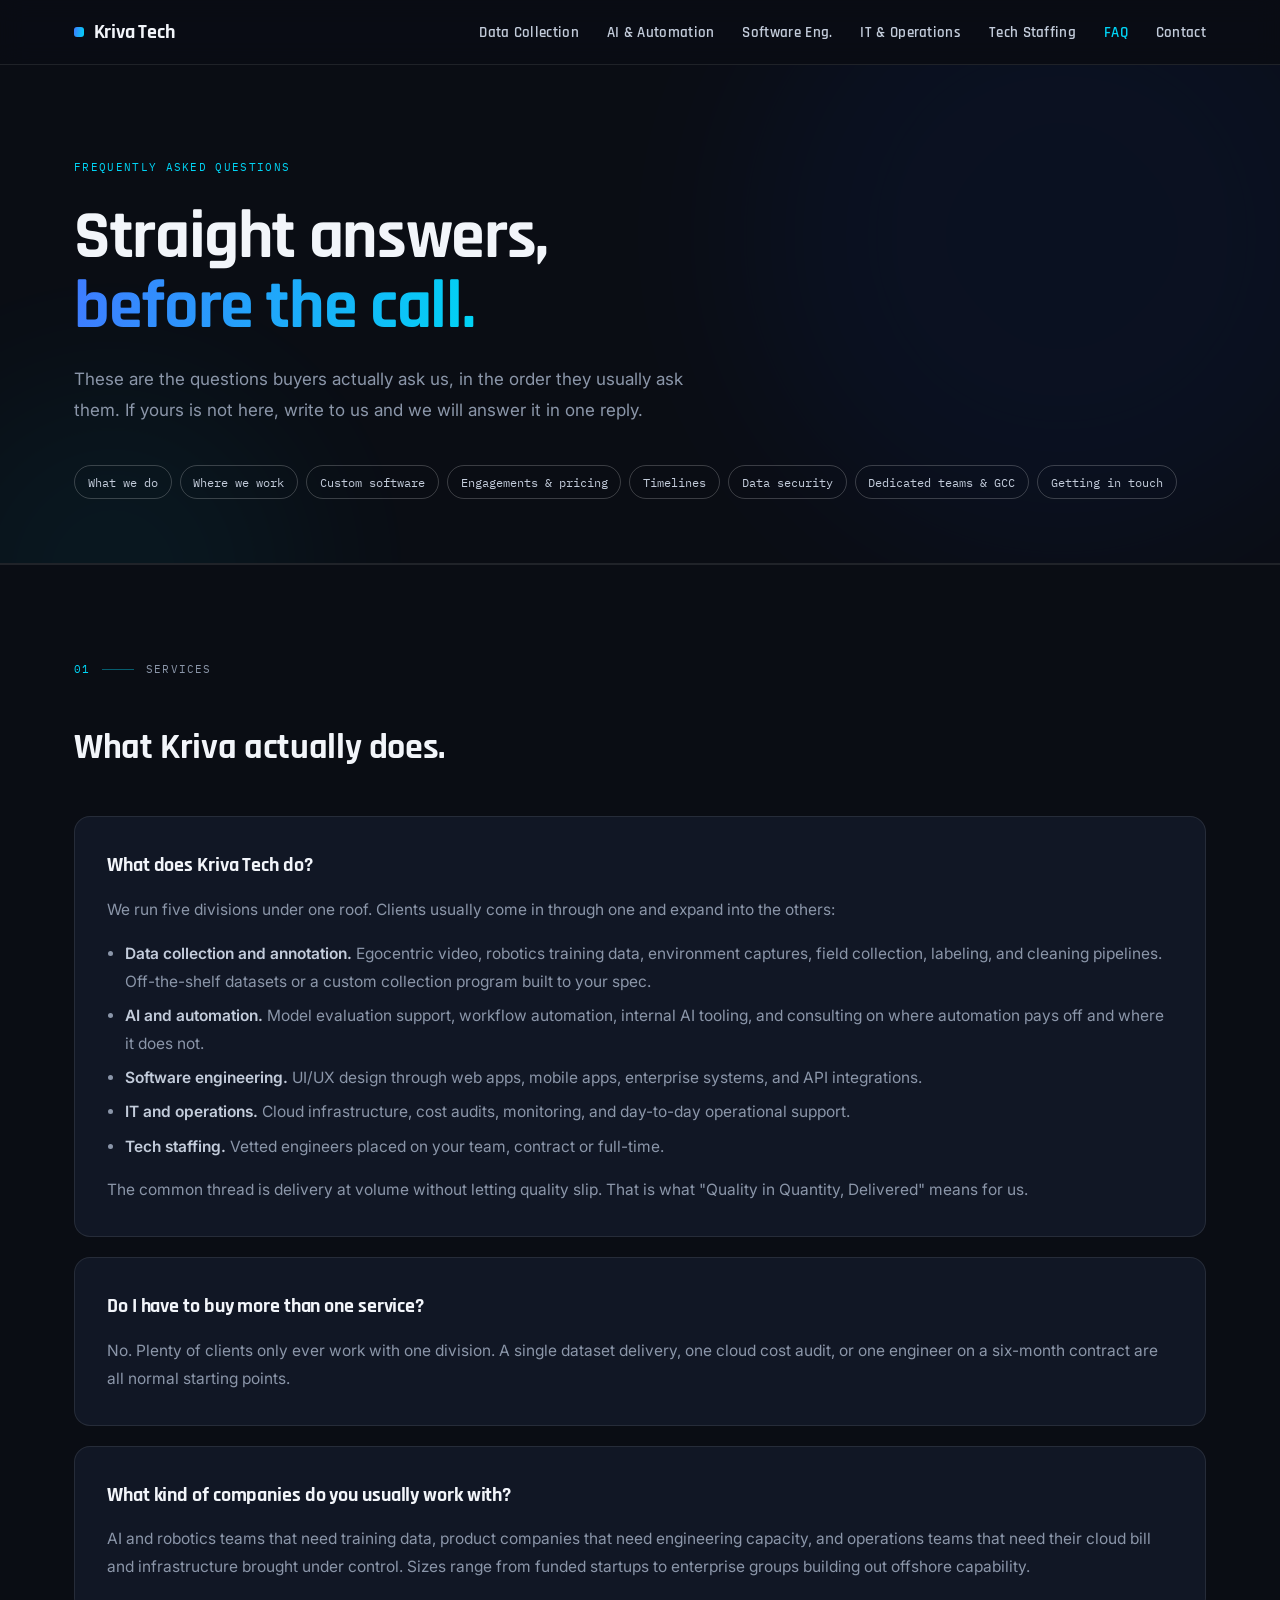
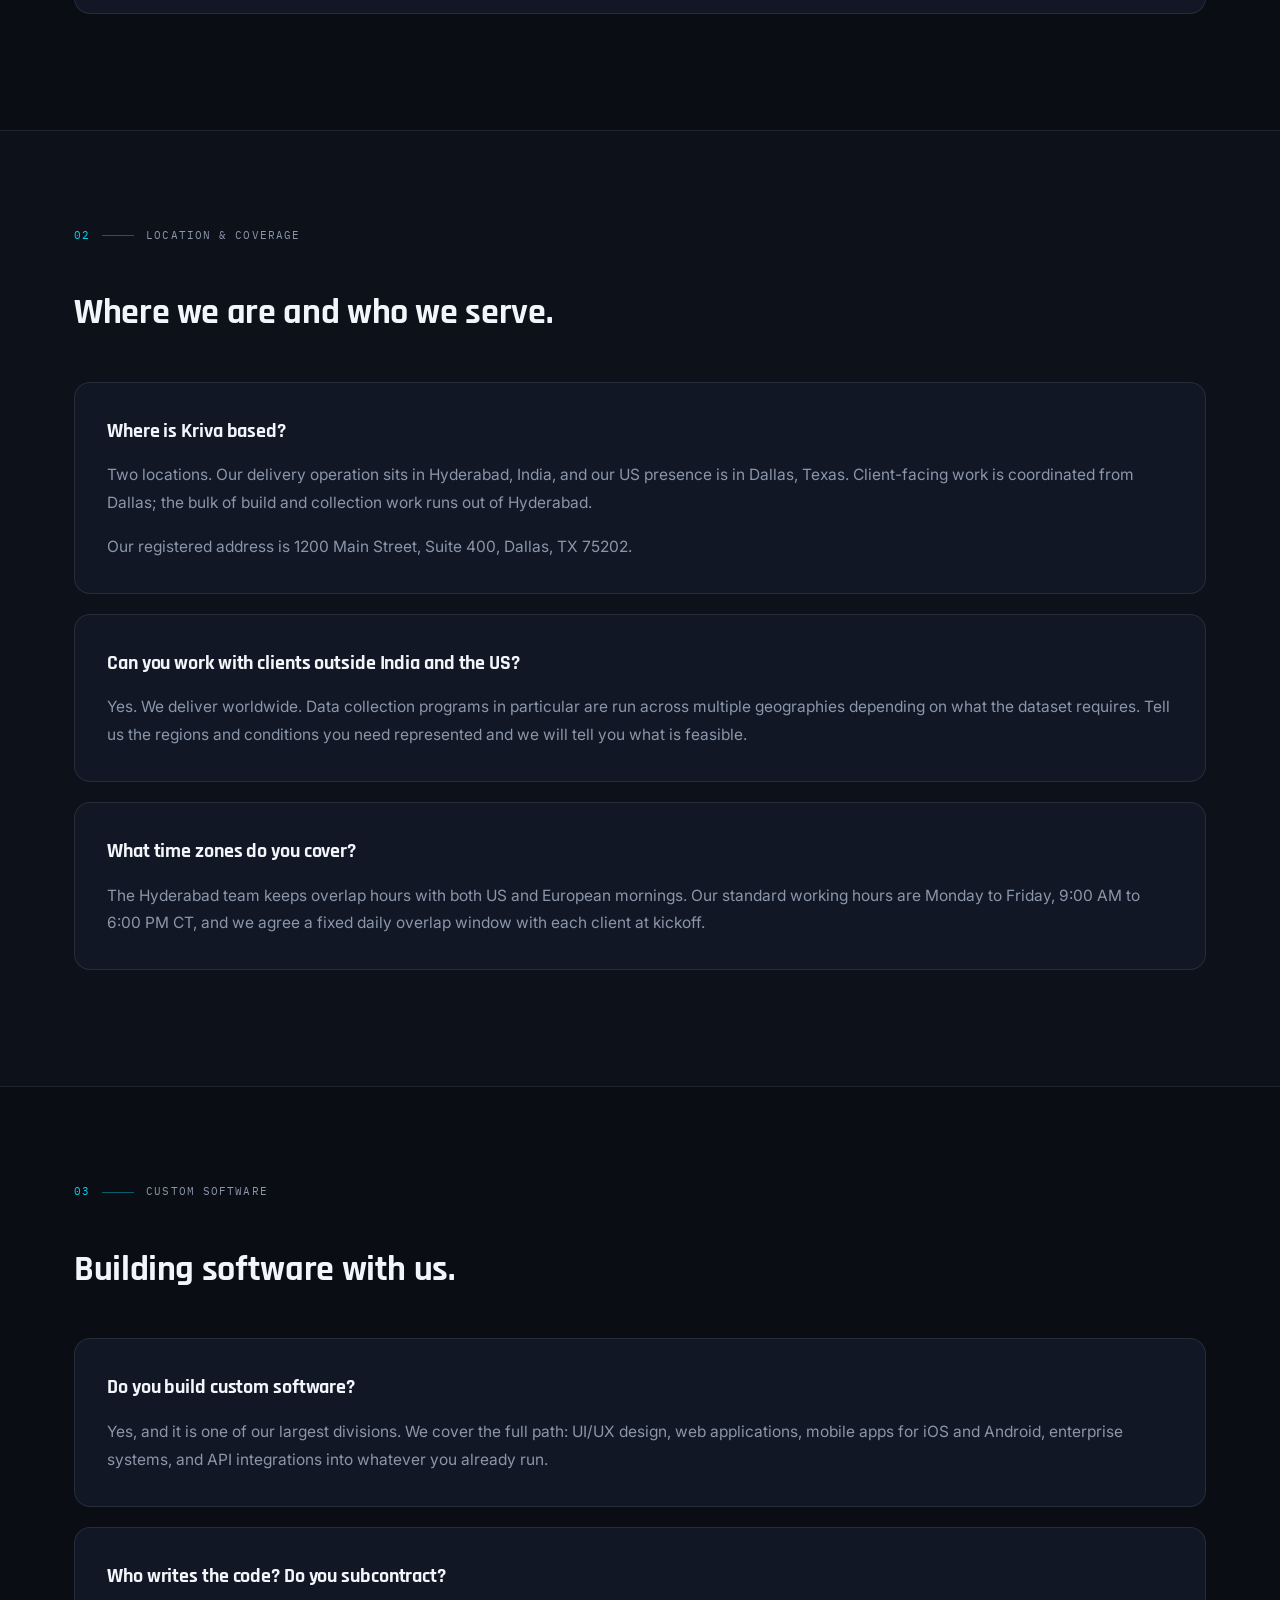
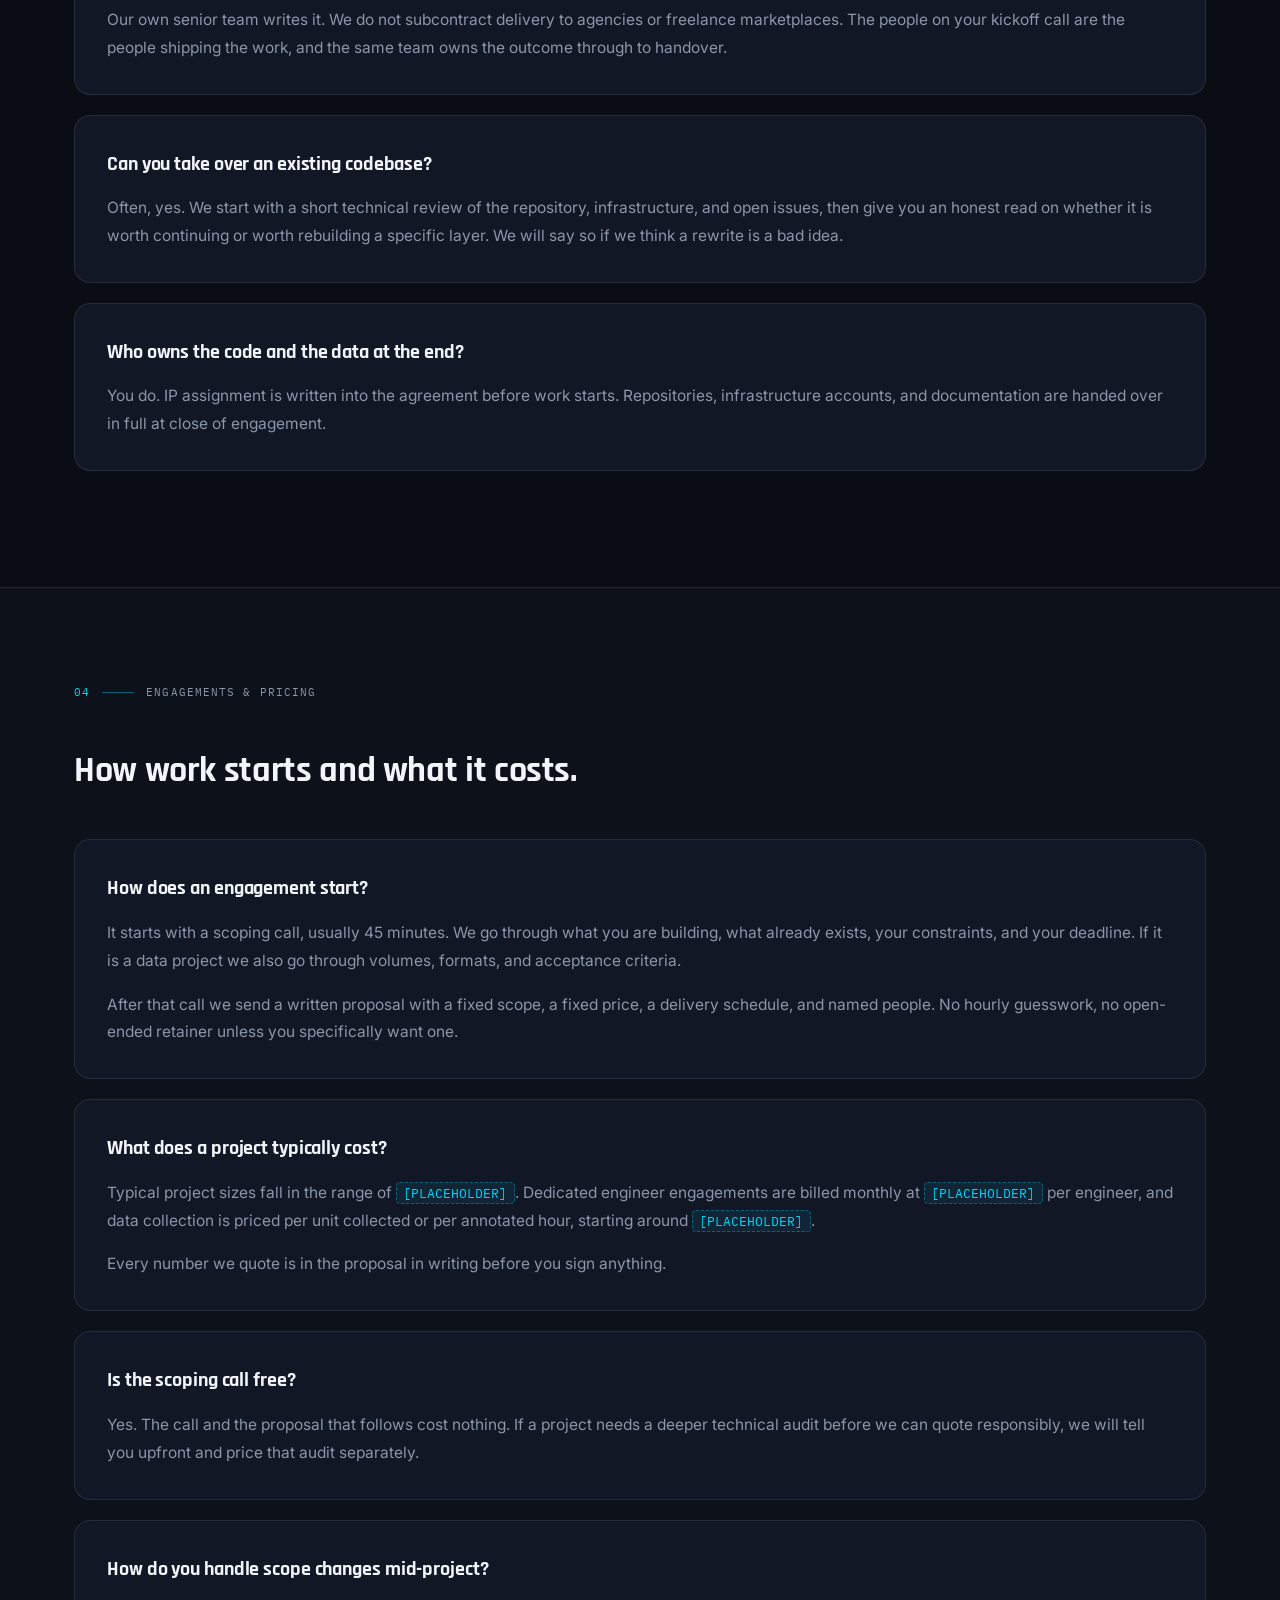
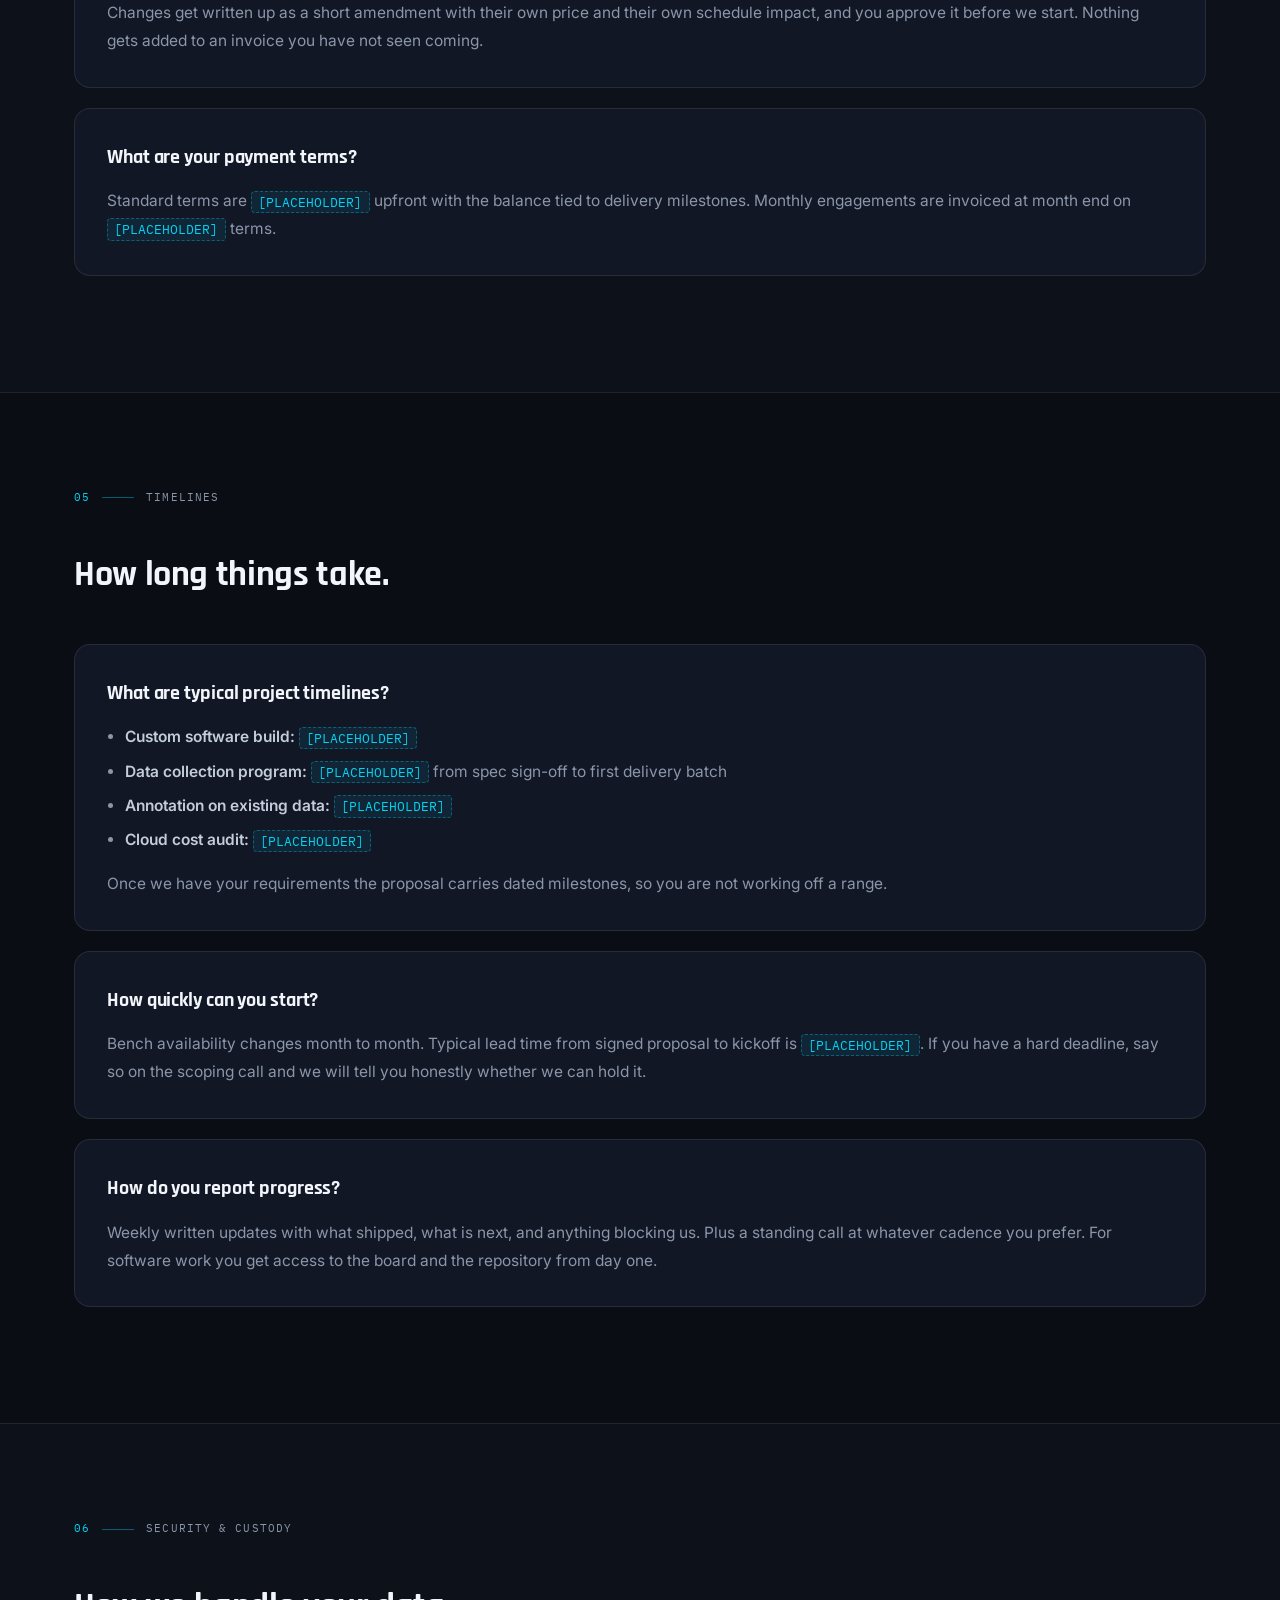
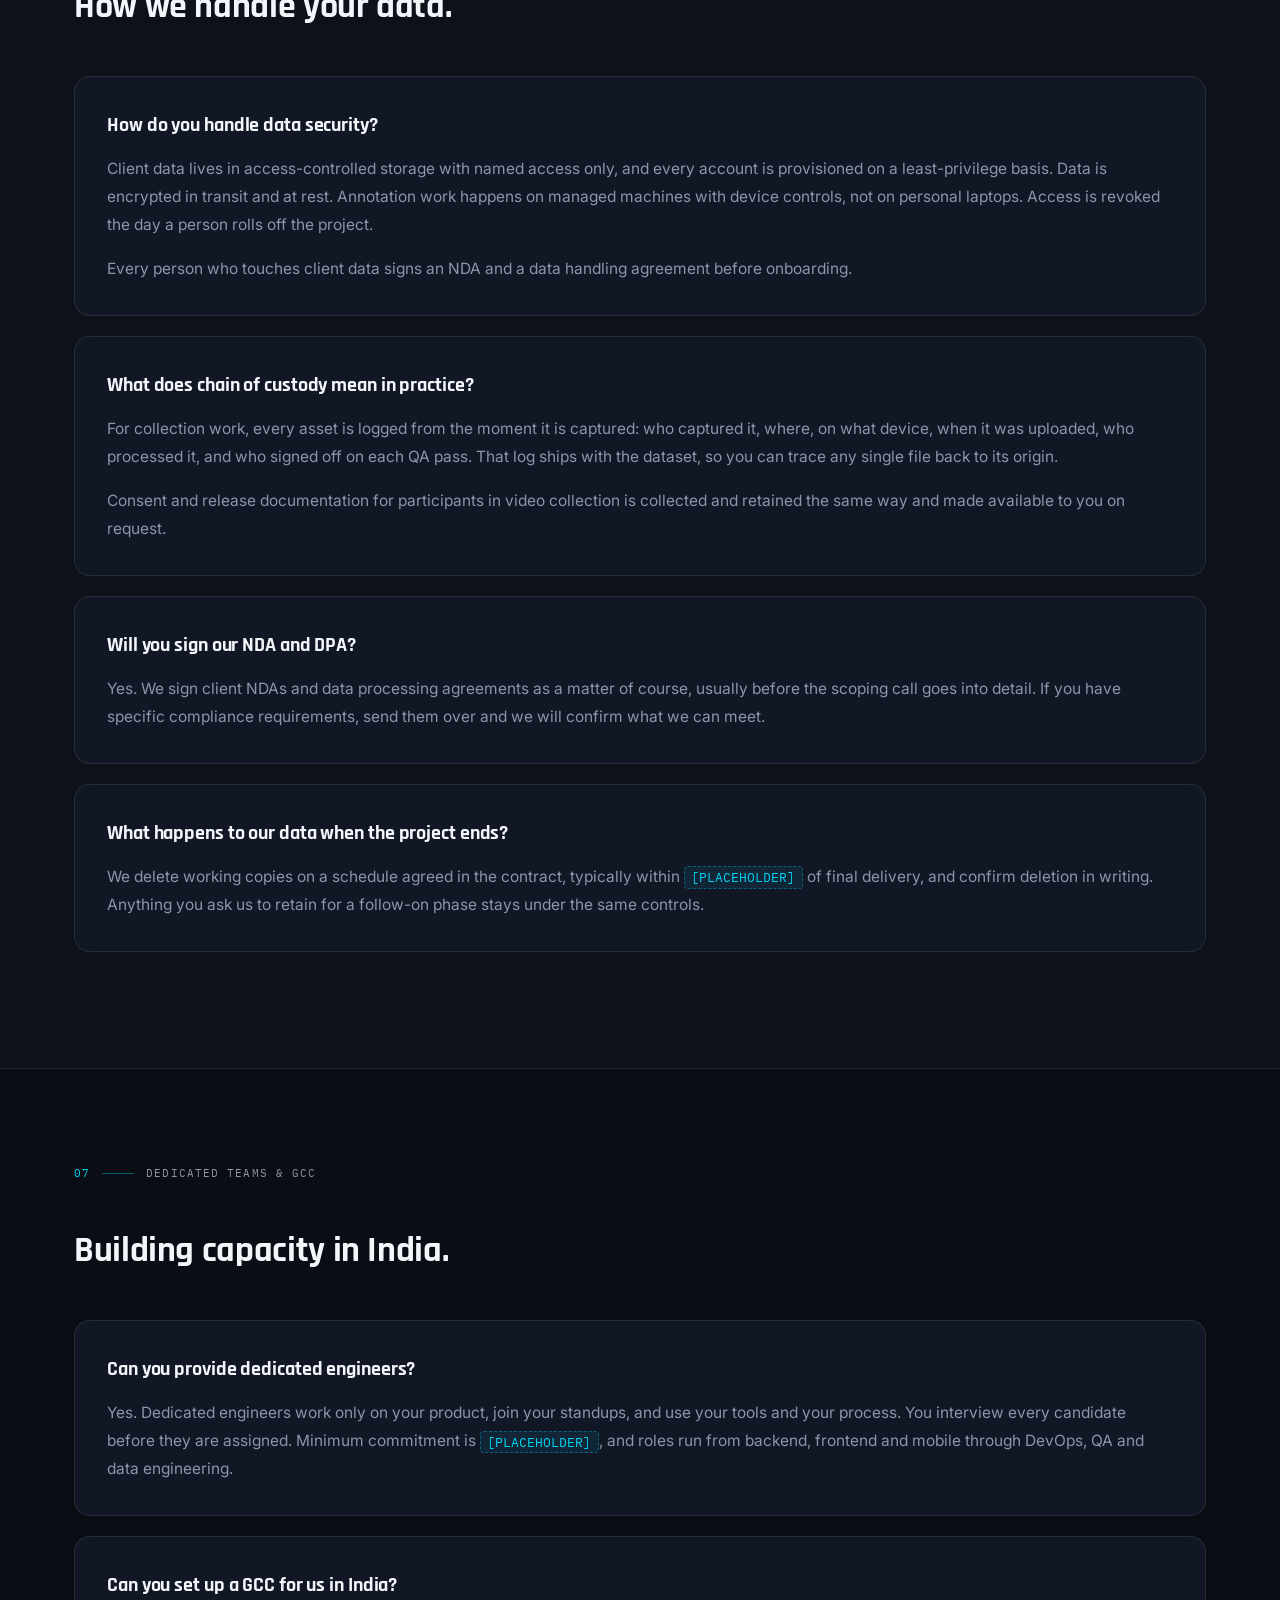
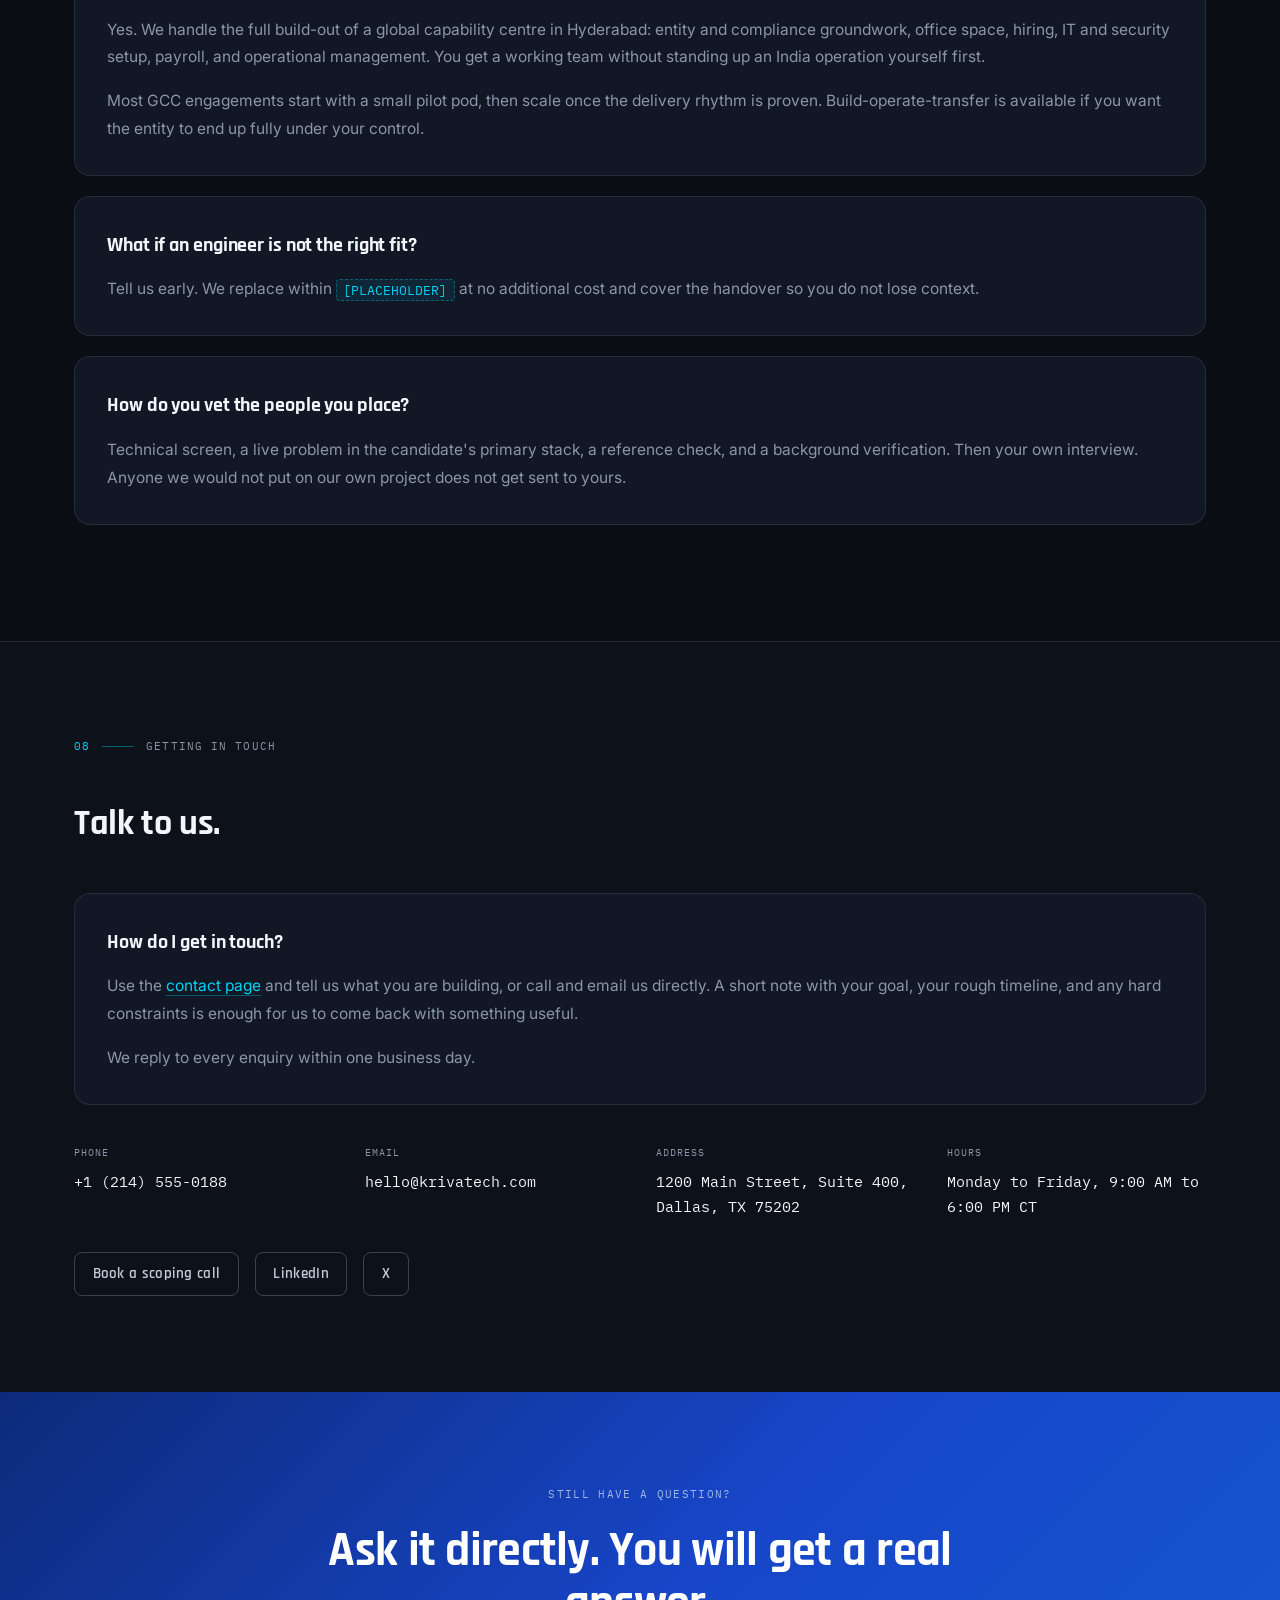
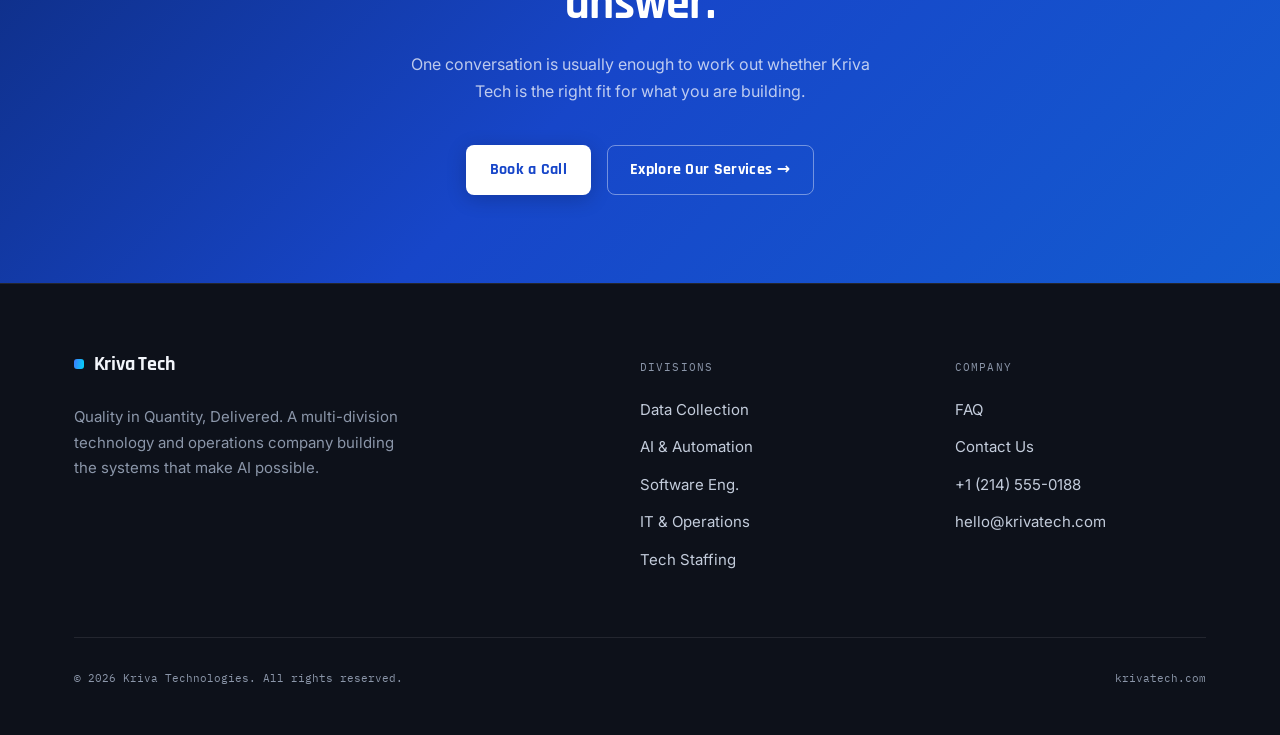
<file: faq.html>
<!DOCTYPE html>
<html lang="en" data-theme="dark">
<head>
<meta charset="utf-8" />
<meta name="viewport" content="width=device-width, initial-scale=1" />
<title>FAQ — Kriva Tech</title>
<meta name="description" content="Answers to the questions clients ask Kriva Technologies: what we do, where we work, how projects start, pricing, timelines, data security, dedicated engineers and GCC setup in India." />
<link rel="preconnect" href="https://fonts.googleapis.com">
<link rel="preconnect" href="https://fonts.gstatic.com" crossorigin>
<link href="https://fonts.googleapis.com/css2?family=Rajdhani:wght@500;600;700&family=Inter:wght@400;500;600&family=IBM+Plex+Mono:wght@400;500&display=swap" rel="stylesheet">
<style>
  :root{
    --font-display:'Rajdhani',system-ui,sans-serif;
    --font-body:'Inter',system-ui,sans-serif;
    --font-mono:'IBM Plex Mono',ui-monospace,monospace;
    --brand:#1746c9;
    --brand-dark:#0d2a7a;
    --accent:#00d4f5;
    --canvas:#0a0d14;
    --canvas-subtle:#0d111a;
    --surface:#111725;
    --ink:#f2f5fa;
    --ink-secondary:#c3ccdb;
    --ink-muted:#8b96a9;
    --divider:rgba(255,255,255,0.09);
    --divider-strong:rgba(255,255,255,0.2);
    --radius:8px;
    --radius-lg:16px;
    --duration-base:220ms;
    --gradient-brand:linear-gradient(100deg,#3f7bff 0%,#00d4f5 100%);
  }
  *{box-sizing:border-box}
  html{scroll-behavior:smooth}
  body{
    margin:0;background:var(--canvas);color:var(--ink);
    font-family:var(--font-body);font-size:16px;line-height:1.6;
    -webkit-font-smoothing:antialiased;
  }
  a{color:inherit}
  .container{width:100%;max-width:1180px;margin-inline:auto;padding-inline:1.5rem}
  .section-py{padding-block:6rem}
  .skip-to-content{
    position:absolute;left:-9999px;top:0;background:var(--brand);color:#fff;
    padding:.75rem 1.25rem;z-index:100;border-radius:0 0 var(--radius) 0;
  }
  .skip-to-content:focus{left:0}
  .eyebrow{
    display:inline-block;font-family:var(--font-mono);font-size:.6875rem;
    text-transform:uppercase;letter-spacing:.12em;color:var(--accent);
  }
  /* header */
  .site-header{
    position:sticky;top:0;z-index:50;
    background:rgba(10,13,20,.85);backdrop-filter:blur(12px);
    border-bottom:1px solid var(--divider);
  }
  .nav-inner{display:flex;align-items:center;justify-content:space-between;gap:2rem;padding-block:1rem}
  .brand-mark{
    display:flex;align-items:center;gap:.6rem;text-decoration:none;
    font-family:var(--font-display);font-weight:700;font-size:1.25rem;letter-spacing:-.01em;color:var(--ink);
  }
  .brand-dot{width:10px;height:10px;border-radius:3px;background:var(--gradient-brand);flex-shrink:0}
  .nav-links{display:flex;align-items:center;gap:1.75rem;list-style:none;margin:0;padding:0;flex-wrap:wrap}
  .nav-links a{
    font-family:var(--font-display);font-weight:600;font-size:.95rem;letter-spacing:.02em;
    color:var(--ink-secondary);text-decoration:none;transition:color var(--duration-base) ease;
  }
  .nav-links a:hover,.nav-links a[aria-current="page"]{color:var(--accent)}
  .btn{
    display:inline-flex;align-items:center;gap:.5rem;text-decoration:none;
    font-family:var(--font-display);font-weight:700;letter-spacing:.02em;
    padding:.7rem 1.4rem;border-radius:var(--radius);border:1.5px solid transparent;
    transition:transform var(--duration-base) ease,background-color var(--duration-base) ease,border-color var(--duration-base) ease;
  }
  .btn-gradient{background:var(--gradient-brand);color:#04101c}
  .btn-gradient:hover{transform:translateY(-2px)}
  .btn-ghost{border-color:var(--divider-strong);color:var(--ink)}
  .btn-ghost:hover{border-color:var(--accent);color:var(--accent)}
  .btn-primary{background:var(--brand);color:#fff}
  .btn-primary:hover{background:var(--brand-dark)}
  /* hero */
  .faq-hero{position:relative;overflow:hidden;padding-block:5.5rem 4rem;border-bottom:1px solid var(--divider)}
  .hero-blob{position:absolute;border-radius:50%;filter:blur(80px);pointer-events:none;z-index:0}
  .faq-hero h1{
    font-family:var(--font-display);font-weight:700;
    font-size:clamp(2.5rem,5vw + .5rem,4.25rem);line-height:1.04;letter-spacing:-.02em;
    margin:1.5rem 0 1.25rem;
  }
  .faq-hero h1 .grad{
    background:var(--gradient-brand);-webkit-background-clip:text;background-clip:text;
    -webkit-text-fill-color:transparent;
  }
  .faq-hero p{max-width:620px;color:var(--ink-muted);font-size:1.0625rem;line-height:1.8;margin:0}
  /* jump nav */
  .jump{display:flex;flex-wrap:wrap;gap:.5rem;margin-top:2.5rem}
  .tag{
    display:inline-block;font-family:var(--font-mono);font-size:.75rem;
    padding:.4rem .8rem;border:1px solid var(--divider-strong);border-radius:999px;
    color:var(--ink-secondary);text-decoration:none;transition:border-color var(--duration-base) ease,color var(--duration-base) ease;
  }
  .tag:hover{border-color:var(--accent);color:var(--accent)}
  /* faq blocks */
  .faq-group{border-top:1px solid var(--divider)}
  .faq-group:first-of-type{border-top:none}
  .group-head{display:flex;align-items:center;gap:.75rem;margin-bottom:2.5rem}
  .group-num{font-family:var(--font-mono);font-size:.6875rem;color:var(--accent);letter-spacing:.1em;text-transform:uppercase}
  .group-rule{width:32px;height:1px;background:var(--accent);opacity:.4}
  .group-title{
    font-family:var(--font-display);font-size:clamp(1.6rem,2.4vw + .4rem,2.25rem);
    font-weight:700;letter-spacing:-.01em;margin:0;
  }
  .qa{
    background:var(--surface);border:1px solid var(--divider);border-radius:var(--radius-lg);
    padding:2rem;margin-bottom:1.25rem;transition:border-color var(--duration-base) ease;
  }
  .qa:hover{border-color:var(--divider-strong)}
  .qa h3{
    font-family:var(--font-display);font-size:1.25rem;font-weight:700;
    letter-spacing:-.005em;margin:0 0 .9rem;color:var(--ink);
  }
  .qa p{margin:0 0 1rem;color:var(--ink-muted);font-size:.9688rem;line-height:1.8}
  .qa p:last-child{margin-bottom:0}
  .qa ul{margin:0 0 1rem;padding-left:1.1rem;color:var(--ink-muted);font-size:.9688rem;line-height:1.8}
  .qa li{margin-bottom:.4rem}
  .qa strong{color:var(--ink-secondary);font-weight:600}
  .qa a{color:var(--accent);text-decoration:none;border-bottom:1px solid rgba(0,212,245,.35)}
  .qa a:hover{border-bottom-color:var(--accent)}
  .ph{
    font-family:var(--font-mono);font-size:.85em;color:var(--accent);
    background:rgba(0,212,245,.08);border:1px dashed rgba(0,212,245,.35);
    padding:.1rem .4rem;border-radius:4px;white-space:nowrap;
  }
  /* contact strip */
  .contact-grid{display:grid;grid-template-columns:repeat(auto-fit,minmax(220px,1fr));gap:2rem;margin-top:2.5rem}
  .contact-item span.label{
    display:block;font-family:var(--font-mono);font-size:.625rem;text-transform:uppercase;
    letter-spacing:.1em;color:var(--ink-muted);margin-bottom:.5rem;
  }
  .contact-item .val,.contact-item a{
    font-family:var(--font-mono);font-size:.9375rem;color:var(--ink);text-decoration:none;line-height:1.7;
  }
  .contact-item a:hover{color:var(--accent)}
  .links-row{display:flex;gap:1rem;flex-wrap:wrap;margin-top:2rem}
  .links-row a{
    font-family:var(--font-display);font-weight:600;font-size:.9375rem;letter-spacing:.02em;
    color:var(--ink-secondary);text-decoration:none;border:1px solid var(--divider-strong);
    padding:.55rem 1.1rem;border-radius:var(--radius);transition:border-color var(--duration-base) ease,color var(--duration-base) ease;
  }
  .links-row a:hover{border-color:var(--accent);color:var(--accent)}
  /* cta */
  .cta{position:relative;overflow:hidden;background:var(--brand);padding-block:5.5rem;text-align:center}
  .cta-bg{position:absolute;inset:0;background:linear-gradient(135deg,var(--brand-dark) 0%,var(--brand) 50%,rgba(0,212,245,.15) 100%);z-index:0}
  .cta .container{position:relative;z-index:1}
  .cta h2{
    font-family:var(--font-display);font-weight:700;color:#fff;
    font-size:clamp(1.9rem,3.6vw + .5rem,3rem);line-height:1.1;letter-spacing:-.015em;
    max-width:640px;margin:1.25rem auto 1.25rem;
  }
  .cta p{color:rgba(255,255,255,.72);max-width:480px;margin:0 auto 2.5rem;line-height:1.7}
  .cta .eyebrow{color:rgba(255,255,255,.6)}
  .cta-btns{display:flex;gap:1rem;justify-content:center;flex-wrap:wrap}
  .cta-white{background:#fff;color:var(--brand);box-shadow:0 4px 20px rgba(0,0,0,.2)}
  .cta-white:hover{background:#f0f0f0;transform:translateY(-2px)}
  .cta-outline{border-color:rgba(255,255,255,.4);color:#fff}
  .cta-outline:hover{border-color:rgba(255,255,255,.85);background:rgba(255,255,255,.08)}
  /* footer */
  footer{border-top:1px solid var(--divider);background:var(--canvas-subtle)}
  .footer-grid{display:grid;grid-template-columns:2fr 1fr 1fr;gap:4rem;margin-bottom:4rem}
  .footer-head{font-family:var(--font-mono);font-size:.6875rem;text-transform:uppercase;letter-spacing:.1em;color:var(--ink-muted);margin-bottom:1.25rem}
  .footer-list{list-style:none;padding:0;margin:0;display:flex;flex-direction:column;gap:.75rem}
  .footer-link{font-size:.9375rem;color:var(--ink-secondary);text-decoration:none}
  .footer-link:hover{color:var(--accent)}
  .footer-bottom{
    border-top:1px solid var(--divider);padding-top:2rem;display:flex;
    justify-content:space-between;align-items:center;flex-wrap:wrap;gap:1rem;
  }
  .footer-bottom span{font-family:var(--font-mono);font-size:.6875rem;color:var(--ink-muted)}
  @media (max-width:768px){
    .footer-grid{grid-template-columns:1fr;gap:2.5rem}
    .section-py{padding-block:4rem}
    .nav-inner{flex-direction:column;align-items:flex-start;gap:1rem}
    .nav-links{gap:1.1rem}
    .qa{padding:1.5rem}
  }
</style>
</head>
<body>
<a href="#main-content" class="skip-to-content">Skip to content</a>

<header class="site-header">
  <div class="container nav-inner">
    <a class="brand-mark" href="/"><span class="brand-dot" aria-hidden="true"></span><span data-tibly-field="business-name">Kriva Tech</span></a>
    <nav aria-label="Primary">
      <ul class="nav-links">
        <li><a href="/data">Data Collection</a></li>
        <li><a href="/ai">AI &amp; Automation</a></li>
        <li><a href="/software">Software Eng.</a></li>
        <li><a href="/operations">IT &amp; Operations</a></li>
        <li><a href="/staffing">Tech Staffing</a></li>
        <li><a href="/faq" aria-current="page">FAQ</a></li>
        <li><a href="/contact">Contact</a></li>
      </ul>
    </nav>
  </div>
</header>

<main id="main-content">

  <section class="faq-hero" aria-label="Frequently asked questions introduction">
    <div class="hero-blob" style="width:640px;height:640px;background:var(--brand);opacity:.07;top:-30%;right:-8%"></div>
    <div class="hero-blob" style="width:380px;height:380px;background:var(--accent);opacity:.05;bottom:-40%;left:-6%"></div>
    <div class="container" style="position:relative;z-index:1">
      <span class="eyebrow">Frequently Asked Questions</span>
      <h1>Straight answers,<br><span class="grad">before the call.</span></h1>
      <p>These are the questions buyers actually ask us, in the order they usually ask them. If yours is not here, write to us and we will answer it in one reply.</p>
      <nav class="jump" aria-label="Jump to a section">
        <a class="tag" href="#services">What we do</a>
        <a class="tag" href="#where">Where we work</a>
        <a class="tag" href="#software">Custom software</a>
        <a class="tag" href="#engagement">Engagements &amp; pricing</a>
        <a class="tag" href="#timelines">Timelines</a>
        <a class="tag" href="#security">Data security</a>
        <a class="tag" href="#teams">Dedicated teams &amp; GCC</a>
        <a class="tag" href="#contact">Getting in touch</a>
      </nav>
    </div>
  </section>

  <section id="services" class="section-py faq-group" aria-labelledby="services-title" style="background:var(--canvas)">
    <div class="container">
      <div class="group-head">
        <span class="group-num">01</span><span class="group-rule"></span>
        <span class="group-num" style="color:var(--ink-muted)">Services</span>
      </div>
      <h2 class="group-title" id="services-title" style="margin-bottom:2.5rem">What Kriva actually does.</h2>

      <div class="qa">
        <h3>What does <span data-tibly-field="business-name">Kriva Tech</span> do?</h3>
        <p>We run five divisions under one roof. Clients usually come in through one and expand into the others:</p>
        <ul>
          <li><strong>Data collection and annotation.</strong> Egocentric video, robotics training data, environment captures, field collection, labeling, and cleaning pipelines. Off-the-shelf datasets or a custom collection program built to your spec.</li>
          <li><strong>AI and automation.</strong> Model evaluation support, workflow automation, internal AI tooling, and consulting on where automation pays off and where it does not.</li>
          <li><strong>Software engineering.</strong> UI/UX design through web apps, mobile apps, enterprise systems, and API integrations.</li>
          <li><strong>IT and operations.</strong> Cloud infrastructure, cost audits, monitoring, and day-to-day operational support.</li>
          <li><strong>Tech staffing.</strong> Vetted engineers placed on your team, contract or full-time.</li>
        </ul>
        <p>The common thread is delivery at volume without letting quality slip. That is what "Quality in Quantity, Delivered" means for us.</p>
      </div>

      <div class="qa">
        <h3>Do I have to buy more than one service?</h3>
        <p>No. Plenty of clients only ever work with one division. A single dataset delivery, one cloud cost audit, or one engineer on a six-month contract are all normal starting points.</p>
      </div>

      <div class="qa">
        <h3>What kind of companies do you usually work with?</h3>
        <p>AI and robotics teams that need training data, product companies that need engineering capacity, and operations teams that need their cloud bill and infrastructure brought under control. Sizes range from funded startups to enterprise groups building out offshore capability.</p>
      </div>
    </div>
  </section>

  <section id="where" class="section-py faq-group" aria-labelledby="where-title" style="background:var(--canvas-subtle)">
    <div class="container">
      <div class="group-head">
        <span class="group-num">02</span><span class="group-rule"></span>
        <span class="group-num" style="color:var(--ink-muted)">Location &amp; Coverage</span>
      </div>
      <h2 class="group-title" id="where-title" style="margin-bottom:2.5rem">Where we are and who we serve.</h2>

      <div class="qa">
        <h3>Where is Kriva based?</h3>
        <p>Two locations. Our delivery operation sits in Hyderabad, India, and our US presence is in Dallas, Texas. Client-facing work is coordinated from Dallas; the bulk of build and collection work runs out of Hyderabad.</p>
        <p>Our registered address is <span data-tibly-field="address">1200 Main Street, Suite 400, Dallas, TX 75202</span>.</p>
      </div>

      <div class="qa">
        <h3>Can you work with clients outside India and the US?</h3>
        <p>Yes. We deliver worldwide. Data collection programs in particular are run across multiple geographies depending on what the dataset requires. Tell us the regions and conditions you need represented and we will tell you what is feasible.</p>
      </div>

      <div class="qa">
        <h3>What time zones do you cover?</h3>
        <p>The Hyderabad team keeps overlap hours with both US and European mornings. Our standard working hours are <span data-tibly-field="hours">Monday to Friday, 9:00 AM to 6:00 PM CT</span>, and we agree a fixed daily overlap window with each client at kickoff.</p>
      </div>
    </div>
  </section>

  <section id="software" class="section-py faq-group" aria-labelledby="software-title" style="background:var(--canvas)">
    <div class="container">
      <div class="group-head">
        <span class="group-num">03</span><span class="group-rule"></span>
        <span class="group-num" style="color:var(--ink-muted)">Custom Software</span>
      </div>
      <h2 class="group-title" id="software-title" style="margin-bottom:2.5rem">Building software with us.</h2>

      <div class="qa">
        <h3>Do you build custom software?</h3>
        <p>Yes, and it is one of our largest divisions. We cover the full path: UI/UX design, web applications, mobile apps for iOS and Android, enterprise systems, and API integrations into whatever you already run.</p>
      </div>

      <div class="qa">
        <h3>Who writes the code? Do you subcontract?</h3>
        <p>Our own senior team writes it. We do not subcontract delivery to agencies or freelance marketplaces. The people on your kickoff call are the people shipping the work, and the same team owns the outcome through to handover.</p>
      </div>

      <div class="qa">
        <h3>Can you take over an existing codebase?</h3>
        <p>Often, yes. We start with a short technical review of the repository, infrastructure, and open issues, then give you an honest read on whether it is worth continuing or worth rebuilding a specific layer. We will say so if we think a rewrite is a bad idea.</p>
      </div>

      <div class="qa">
        <h3>Who owns the code and the data at the end?</h3>
        <p>You do. IP assignment is written into the agreement before work starts. Repositories, infrastructure accounts, and documentation are handed over in full at close of engagement.</p>
      </div>
    </div>
  </section>

  <section id="engagement" class="section-py faq-group" aria-labelledby="engagement-title" style="background:var(--canvas-subtle)">
    <div class="container">
      <div class="group-head">
        <span class="group-num">04</span><span class="group-rule"></span>
        <span class="group-num" style="color:var(--ink-muted)">Engagements &amp; Pricing</span>
      </div>
      <h2 class="group-title" id="engagement-title" style="margin-bottom:2.5rem">How work starts and what it costs.</h2>

      <div class="qa">
        <h3>How does an engagement start?</h3>
        <p>It starts with a scoping call, usually 45 minutes. We go through what you are building, what already exists, your constraints, and your deadline. If it is a data project we also go through volumes, formats, and acceptance criteria.</p>
        <p>After that call we send a written proposal with a fixed scope, a fixed price, a delivery schedule, and named people. No hourly guesswork, no open-ended retainer unless you specifically want one.</p>
      </div>

      <div class="qa">
        <h3>What does a project typically cost?</h3>
        <p>Typical project sizes fall in the range of <span class="ph">[PLACEHOLDER]</span>. Dedicated engineer engagements are billed monthly at <span class="ph">[PLACEHOLDER]</span> per engineer, and data collection is priced per unit collected or per annotated hour, starting around <span class="ph">[PLACEHOLDER]</span>.</p>
        <p>Every number we quote is in the proposal in writing before you sign anything.</p>
      </div>

      <div class="qa">
        <h3>Is the scoping call free?</h3>
        <p>Yes. The call and the proposal that follows cost nothing. If a project needs a deeper technical audit before we can quote responsibly, we will tell you upfront and price that audit separately.</p>
      </div>

      <div class="qa">
        <h3>How do you handle scope changes mid-project?</h3>
        <p>Changes get written up as a short amendment with their own price and their own schedule impact, and you approve it before we start. Nothing gets added to an invoice you have not seen coming.</p>
      </div>

      <div class="qa">
        <h3>What are your payment terms?</h3>
        <p>Standard terms are <span class="ph">[PLACEHOLDER]</span> upfront with the balance tied to delivery milestones. Monthly engagements are invoiced at month end on <span class="ph">[PLACEHOLDER]</span> terms.</p>
      </div>
    </div>
  </section>

  <section id="timelines" class="section-py faq-group" aria-labelledby="timelines-title" style="background:var(--canvas)">
    <div class="container">
      <div class="group-head">
        <span class="group-num">05</span><span class="group-rule"></span>
        <span class="group-num" style="color:var(--ink-muted)">Timelines</span>
      </div>
      <h2 class="group-title" id="timelines-title" style="margin-bottom:2.5rem">How long things take.</h2>

      <div class="qa">
        <h3>What are typical project timelines?</h3>
        <ul>
          <li><strong>Custom software build:</strong> <span class="ph">[PLACEHOLDER]</span></li>
          <li><strong>Data collection program:</strong> <span class="ph">[PLACEHOLDER]</span> from spec sign-off to first delivery batch</li>
          <li><strong>Annotation on existing data:</strong> <span class="ph">[PLACEHOLDER]</span></li>
          <li><strong>Cloud cost audit:</strong> <span class="ph">[PLACEHOLDER]</span></li>
        </ul>
        <p>Once we have your requirements the proposal carries dated milestones, so you are not working off a range.</p>
      </div>

      <div class="qa">
        <h3>How quickly can you start?</h3>
        <p>Bench availability changes month to month. Typical lead time from signed proposal to kickoff is <span class="ph">[PLACEHOLDER]</span>. If you have a hard deadline, say so on the scoping call and we will tell you honestly whether we can hold it.</p>
      </div>

      <div class="qa">
        <h3>How do you report progress?</h3>
        <p>Weekly written updates with what shipped, what is next, and anything blocking us. Plus a standing call at whatever cadence you prefer. For software work you get access to the board and the repository from day one.</p>
      </div>
    </div>
  </section>

  <section id="security" class="section-py faq-group" aria-labelledby="security-title" style="background:var(--canvas-subtle)">
    <div class="container">
      <div class="group-head">
        <span class="group-num">06</span><span class="group-rule"></span>
        <span class="group-num" style="color:var(--ink-muted)">Security &amp; Custody</span>
      </div>
      <h2 class="group-title" id="security-title" style="margin-bottom:2.5rem">How we handle your data.</h2>

      <div class="qa">
        <h3>How do you handle data security?</h3>
        <p>Client data lives in access-controlled storage with named access only, and every account is provisioned on a least-privilege basis. Data is encrypted in transit and at rest. Annotation work happens on managed machines with device controls, not on personal laptops. Access is revoked the day a person rolls off the project.</p>
        <p>Every person who touches client data signs an NDA and a data handling agreement before onboarding.</p>
      </div>

      <div class="qa">
        <h3>What does chain of custody mean in practice?</h3>
        <p>For collection work, every asset is logged from the moment it is captured: who captured it, where, on what device, when it was uploaded, who processed it, and who signed off on each QA pass. That log ships with the dataset, so you can trace any single file back to its origin.</p>
        <p>Consent and release documentation for participants in video collection is collected and retained the same way and made available to you on request.</p>
      </div>

      <div class="qa">
        <h3>Will you sign our NDA and DPA?</h3>
        <p>Yes. We sign client NDAs and data processing agreements as a matter of course, usually before the scoping call goes into detail. If you have specific compliance requirements, send them over and we will confirm what we can meet.</p>
      </div>

      <div class="qa">
        <h3>What happens to our data when the project ends?</h3>
        <p>We delete working copies on a schedule agreed in the contract, typically within <span class="ph">[PLACEHOLDER]</span> of final delivery, and confirm deletion in writing. Anything you ask us to retain for a follow-on phase stays under the same controls.</p>
      </div>
    </div>
  </section>

  <section id="teams" class="section-py faq-group" aria-labelledby="teams-title" style="background:var(--canvas)">
    <div class="container">
      <div class="group-head">
        <span class="group-num">07</span><span class="group-rule"></span>
        <span class="group-num" style="color:var(--ink-muted)">Dedicated Teams &amp; GCC</span>
      </div>
      <h2 class="group-title" id="teams-title" style="margin-bottom:2.5rem">Building capacity in India.</h2>

      <div class="qa">
        <h3>Can you provide dedicated engineers?</h3>
        <p>Yes. Dedicated engineers work only on your product, join your standups, and use your tools and your process. You interview every candidate before they are assigned. Minimum commitment is <span class="ph">[PLACEHOLDER]</span>, and roles run from backend, frontend and mobile through DevOps, QA and data engineering.</p>
      </div>

      <div class="qa">
        <h3>Can you set up a GCC for us in India?</h3>
        <p>Yes. We handle the full build-out of a global capability centre in Hyderabad: entity and compliance groundwork, office space, hiring, IT and security setup, payroll, and operational management. You get a working team without standing up an India operation yourself first.</p>
        <p>Most GCC engagements start with a small pilot pod, then scale once the delivery rhythm is proven. Build-operate-transfer is available if you want the entity to end up fully under your control.</p>
      </div>

      <div class="qa">
        <h3>What if an engineer is not the right fit?</h3>
        <p>Tell us early. We replace within <span class="ph">[PLACEHOLDER]</span> at no additional cost and cover the handover so you do not lose context.</p>
      </div>

      <div class="qa">
        <h3>How do you vet the people you place?</h3>
        <p>Technical screen, a live problem in the candidate's primary stack, a reference check, and a background verification. Then your own interview. Anyone we would not put on our own project does not get sent to yours.</p>
      </div>
    </div>
  </section>

  <section id="contact" class="section-py faq-group" aria-labelledby="contact-title" style="background:var(--canvas-subtle)">
    <div class="container">
      <div class="group-head">
        <span class="group-num">08</span><span class="group-rule"></span>
        <span class="group-num" style="color:var(--ink-muted)">Getting In Touch</span>
      </div>
      <h2 class="group-title" id="contact-title" style="margin-bottom:2.5rem">Talk to us.</h2>

      <div class="qa">
        <h3>How do I get in touch?</h3>
        <p>Use the <a href="/contact">contact page</a> and tell us what you are building, or call and email us directly. A short note with your goal, your rough timeline, and any hard constraints is enough for us to come back with something useful.</p>
        <p>We reply to every enquiry within one business day.</p>
      </div>

      <div class="contact-grid">
        <div class="contact-item">
          <span class="label">Phone</span>
          <a href="tel:+12145550188" data-tibly-field="phone">+1 (214) 555-0188</a>
        </div>
        <div class="contact-item">
          <span class="label">Email</span>
          <a href="mailto:hello@krivatech.com" data-tibly-field="email">hello@krivatech.com</a>
        </div>
        <div class="contact-item">
          <span class="label">Address</span>
          <span class="val" data-tibly-field="address">1200 Main Street, Suite 400, Dallas, TX 75202</span>
        </div>
        <div class="contact-item">
          <span class="label">Hours</span>
          <span class="val" data-tibly-field="hours">Monday to Friday, 9:00 AM to 6:00 PM CT</span>
        </div>
      </div>

      <div class="links-row" data-tibly-field="links">
        <a href="/contact">Book a scoping call</a>
        <a href="https://www.linkedin.com/company/krivatech">LinkedIn</a>
        <a href="https://x.com/krivatech">X</a>
      </div>
    </div>
  </section>

  <section class="cta" aria-label="Start a project with Kriva">
    <div class="cta-bg"></div>
    <div class="container">
      <span class="eyebrow">Still have a question?</span>
      <h2>Ask it directly. You will get a real answer.</h2>
      <p>One conversation is usually enough to work out whether <span data-tibly-field="business-name">Kriva Tech</span> is the right fit for what you are building.</p>
      <div class="cta-btns">
        <a href="/contact" class="btn cta-white">Book a Call</a>
        <a href="/data" class="btn btn-ghost cta-outline">Explore Our Services →</a>
      </div>
    </div>
  </section>

</main>

<footer>
  <div class="container" style="padding-block:4rem 3rem">
    <div class="footer-grid">
      <div>
        <a class="brand-mark" href="/"><span class="brand-dot" aria-hidden="true"></span><span data-tibly-field="business-name">Kriva Tech</span></a>
        <p style="font-size:.9375rem;color:var(--ink-muted);line-height:1.7;margin-top:1.5rem;max-width:340px">
          Quality in Quantity, Delivered. A multi-division technology and operations company building the systems that make AI possible.
        </p>
      </div>
      <div>
        <p class="footer-head">Divisions</p>
        <ul class="footer-list">
          <li><a class="footer-link" href="/data">Data Collection</a></li>
          <li><a class="footer-link" href="/ai">AI &amp; Automation</a></li>
          <li><a class="footer-link" href="/software">Software Eng.</a></li>
          <li><a class="footer-link" href="/operations">IT &amp; Operations</a></li>
          <li><a class="footer-link" href="/staffing">Tech Staffing</a></li>
        </ul>
      </div>
      <div>
        <p class="footer-head">Company</p>
        <ul class="footer-list">
          <li><a class="footer-link" href="/faq">FAQ</a></li>
          <li><a class="footer-link" href="/contact">Contact Us</a></li>
          <li><a class="footer-link" href="tel:+12145550188"><span data-tibly-field="phone">+1 (214) 555-0188</span></a></li>
          <li><a class="footer-link" href="mailto:hello@krivatech.com"><span data-tibly-field="email">hello@krivatech.com</span></a></li>
        </ul>
      </div>
    </div>
    <div class="footer-bottom">
      <span>© 2026 Kriva Technologies. All rights reserved.</span>
      <span>krivatech.com</span>
    </div>
  </div>
</footer>

  <script async src="https://api.tibly.ai/widget/v1.js"></script>
</body>
</html>
</file>
